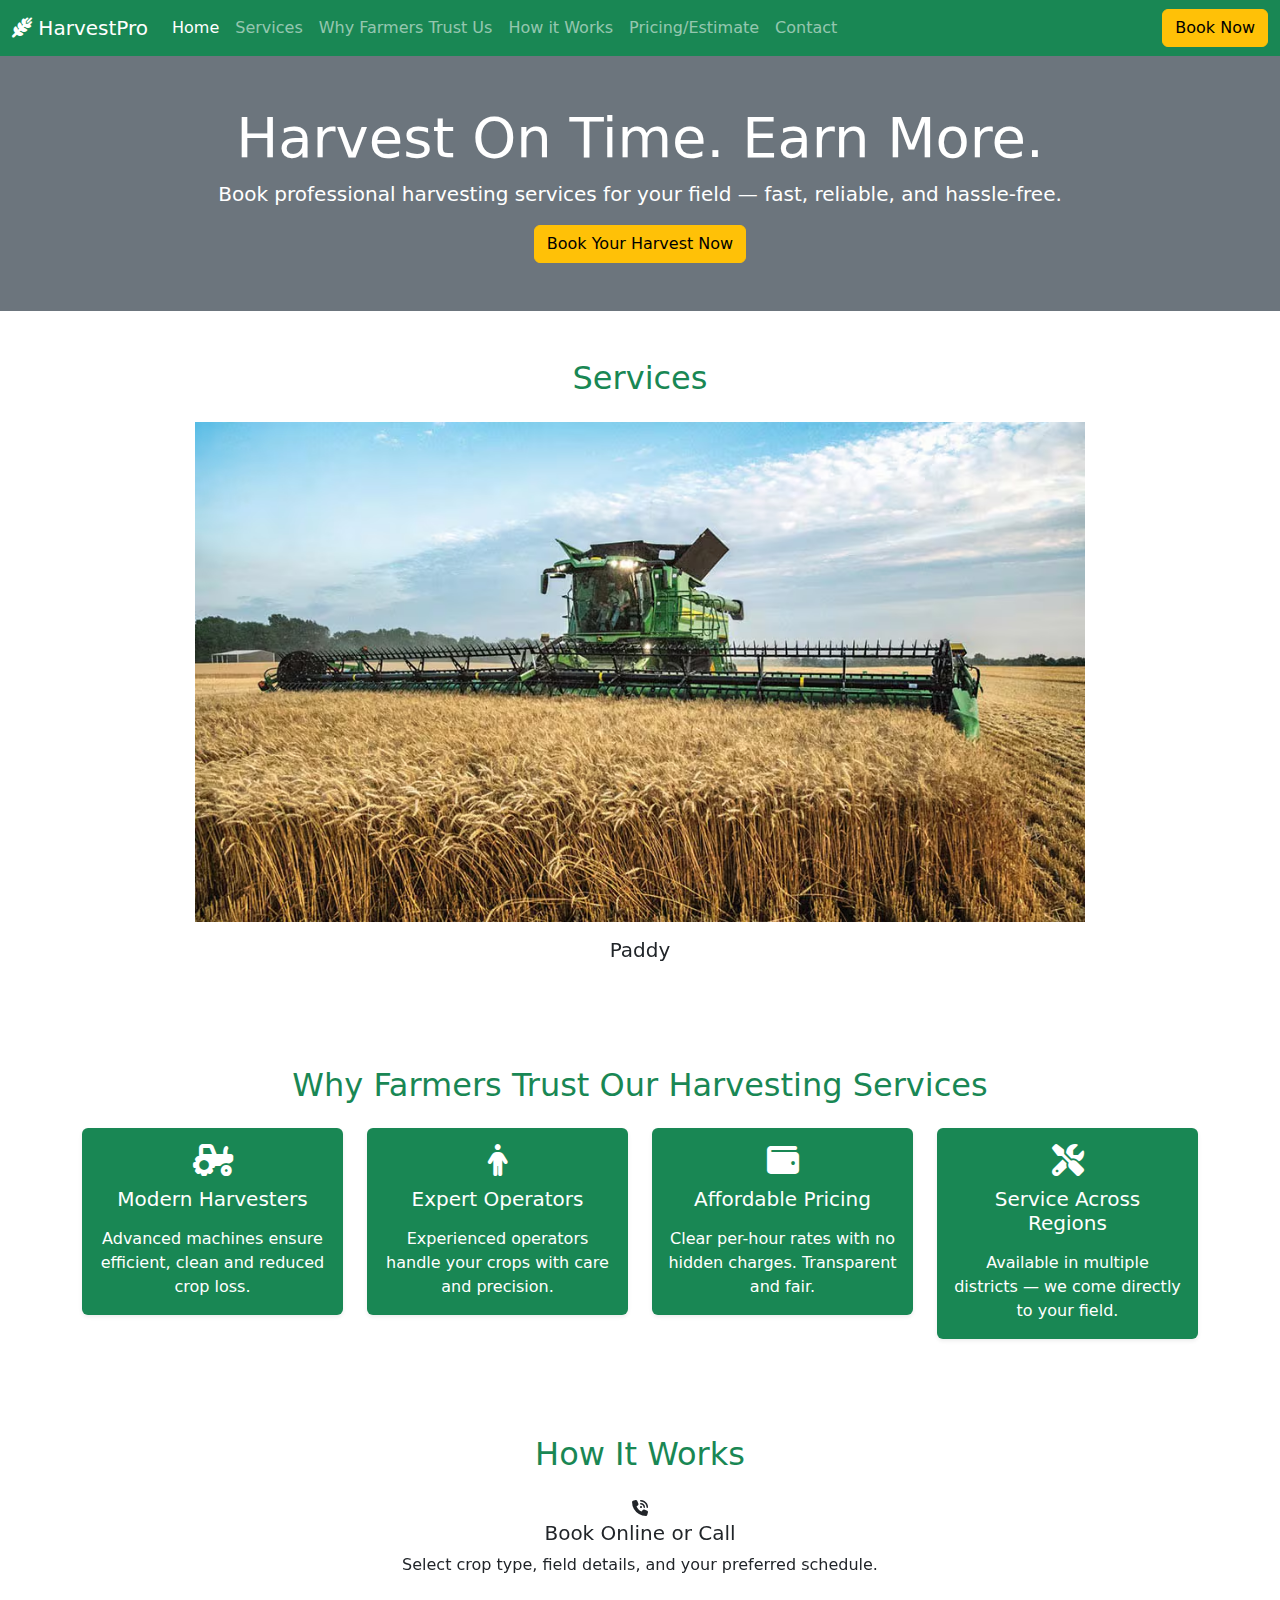
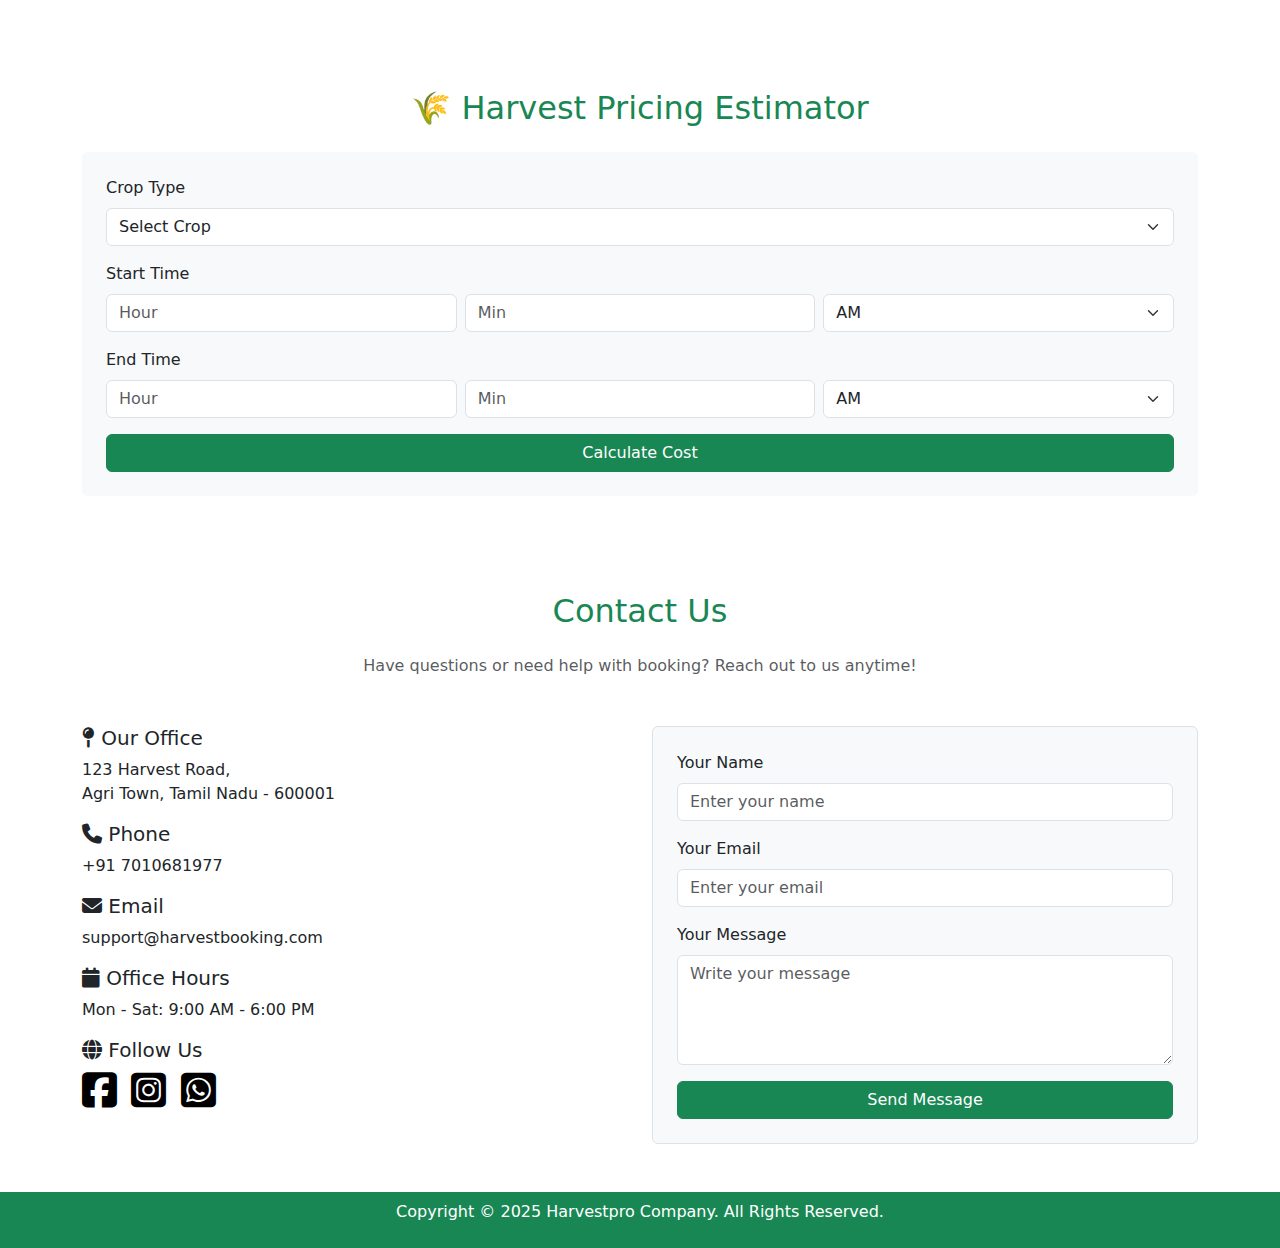
<file: index.html>
<!DOCTYPE html>
<html lang="en">
<head>
    <meta charset="UTF-8">
    <meta name="viewport" content="width=device-width, initial-scale=1.0">
    <title>Document</title>
</head>
<body>
   <!-- Link Bootstrap CSS & Font Awesome (for icons) -->
<link href="https://cdn.jsdelivr.net/npm/bootstrap@5.3.0/dist/css/bootstrap.min.css" rel="stylesheet">
<link rel="stylesheet" href="https://cdnjs.cloudflare.com/ajax/libs/font-awesome/6.5.0/css/all.min.css">

<nav class="navbar navbar-expand-lg navbar-dark bg-success">
  <div class="container-fluid">
    <!-- Logo or icon -->
    <a class="navbar-brand" href="#">
      <i class="fa-solid fa-wheat-awn"></i> HarvestPro
    </a>

    <!-- Toggler for mobile -->
    <button class="navbar-toggler" type="button" data-bs-toggle="collapse" data-bs-target="#navbarContent">
      <span class="navbar-toggler-icon"></span>
    </button>

    <!-- Navbar links -->
    <div class="collapse navbar-collapse" id="navbarContent">
      <ul class="navbar-nav me-auto mb-2 mb-lg-0">
        <li class="nav-item">
          <a class="nav-link active" aria-current="page" href="#home">Home</a>
        </li>
        <li class="nav-item">
          <a class="nav-link" href="#services">Services</a>
        </li>
         <li class="nav-item">
          <a class="nav-link" href="#trust">Why Farmers Trust Us</a>
        </li>
        <li class="nav-item">
          <a class="nav-link" href="#works">How it Works</a>
        </li>
        <li class="nav-item">
          <a class="nav-link" href="#pricing">Pricing/Estimate</a>
        </li>
        <li class="nav-item">
          <a class="nav-link" href="#contact">Contact</a>
        </li>
      </ul>

      <!-- Call-to-action button -->
    <button type="button" class="btn btn-warning" data-bs-toggle="modal" data-bs-target="#bookingModal">Book Now</button>
    </div>
  </div>
</nav>
<section class="bg-secondary text-white text-center py-5" id="home">
  <div class="container">
  
    <h1 class="display-4">Harvest On Time. Earn More.</h1>
    <p class="lead">Book professional harvesting services for your field — fast, reliable, and hassle-free.</p>
    <!-- BOOk YOUR HARVEST NOW -->
     <button type="button" class="btn btn-warning" data-bs-toggle="modal" data-bs-target="#bookingModal">Book Your Harvest Now</button>
  </div>
</section>
<!-- services -->
<section class=" py-5" id="services">
  <div class="container  text-center">
    <h2 class="mb-4 text-success">Services</h2>
    <div id="howItWorksCarousel" class="carousel slide " data-bs-ride="carousel" data-bs-interval="2500">
      <div class="carousel-inner">

        <div class="carousel-item active">
             <img src="images/grain.avif" class="d-block mx-auto mb-3" alt="paddy" style="height: 500px;">
          <h5>Paddy</h5>
        </div>

        <div class="carousel-item">
             <img src="images/corn.webp" class="d-block mx-auto mb-3" alt="maizze" style="height: 500px;">
          <h5>Maizze</h5>
        </div>
        <div class="carousel-item">
             <img src="images/grain.avif" class="d-block mx-auto mb-3" alt="corn" style="height: 500px;">
          <h5>corn</h5>
        </div>

           <!-- Controls -->
      <button class="carousel-control-prev" type="button" data-bs-target="#howItWorksCarousel" data-bs-slide="prev">
        <span class="carousel-control-prev-icon" aria-hidden="true"></span>
      </button>
      <button class="carousel-control-next" type="button" data-bs-target="#howItWorksCarousel" data-bs-slide="next">
        <span class="carousel-control-next-icon" aria-hidden="true"></span>
      </button>
    </div>
  </div>
</section>
<!-- Why Choose Us Section -->
<section class="py-5" id="trust">
  <div class="container text-center">
    <h2 class="mb-4 text-success" >Why Farmers Trust Our Harvesting Services</h2>
    <div class="row">
      <div class="col-md-3">
        <div class="card border-0 bg-success text-white shadow-sm">
          <div class="card-body">
            <i class="fa-solid fa-tractor fa-2x"></i>
            <h5 class="card-title py-2">Modern Harvesters</h5>
            <p class="card-text">Advanced machines ensure efficient, clean and reduced crop loss.</p>
          </div>
        </div>
      </div>
      <div class="col-md-3">
        <div class="card border-0 bg-success text-white  shadow-sm">
          <div class="card-body">
           <i class="fa-solid fa-person fa-2x"></i>
            <h5 class="card-title py-2">Expert Operators</h5>
            <p class="card-text">Experienced operators handle your crops with care and precision.</p>
          </div>
        </div>
      </div>
      <div class="col-md-3">
        <div class="card  bg-success border-0 text-white  shadow-sm">
          <div class="card-body">
            <i class="fa-solid fa-wallet fa-2x"></i>
            <h5 class="card-title py-2">Affordable Pricing</h5>
            <p class="card-text">Clear per-hour rates with no hidden charges. Transparent and fair.</p>
          </div>
        </div>
      </div>
      <div class="col-md-3">
        <div class="card border-0  bg-success text-white shadow-sm">
          <div class="card-body">
            <i class="fa-solid fa-screwdriver-wrench fa-2x"></i>
            <h5 class="card-title py-2">Service Across Regions</h5>
            <p class="card-text">Available in multiple districts — we come directly to your field.</p>
          </div>
        </div>
      </div>
    </div>
  </div>
</section>


<!-- How It Works Section -->
<section class=" py-5" id="works">
  <div class="container  text-center">
    <h2 class="mb-4 text-success">How It Works</h2>
    <div id="howItWorksCarousel" class="carousel slide " data-bs-ride="carousel" data-bs-interval="2500">
      <div class="carousel-inner">

        <div class="carousel-item active">
          <i class="fa-solid fa-phone-volume"></i>
          <h5>Book Online or Call</h5>
          <p>Select crop type, field details, and your preferred schedule.</p>
        </div>

        <div class="carousel-item">
          <p><i class="fa-solid fa-circle-check"></i></p>
          <h5>Confirm & Schedule</h5>
          <p>Our team verifies your booking and confirms the details with you.</p>
        </div>

        <div class="carousel-item">
          <i class="fa-solid fa-tractor"></i>
          <h5>We Harvest</h5>
          <p>Our machine and operator arrive on time and complete the work efficiently.</p>
        </div>

        <div class="carousel-item">
          <i class="fa-solid fa-thumbs-up"></i>
          <h5>Pay & Relax</h5>
          <p>Pay after service and enjoy a worry-free harvest season.</p>
        </div>

      </div>

      <!-- Optional controls -->
      <button class="carousel-control-prev" type="button" data-bs-target="#howItWorksCarousel" data-bs-slide="prev">
        <span class="carousel-control-prev-icon" aria-hidden="true"></span>
      </button>
      <button class="carousel-control-next" type="button" data-bs-target="#howItWorksCarousel" data-bs-slide="next">
        <span class="carousel-control-next-icon" aria-hidden="true"></span>
      </button>
    </div>
  </div>
</section>



<!-- Pricing/estimation -->
 <section id="pricing">
<div class="container py-5" id="Pricing">
  <h2 class="text-center mb-4 text-success">🌾 Harvest Pricing Estimator</h2>

  <form onsubmit="calculateCost(); return false;" class="bg-light p-4 rounded">
    <div class="mb-3">
      <label for="crop" class="form-label">Crop Type</label>
      <select id="crop" class="form-select" required>
        <option value="" disabled selected>Select Crop</option>
        <option value="paddy">Paddy (₹1500/hr)</option>
        <option value="maize">Maize (₹2500/hr)</option>
      </select>
    </div>

    <!-- Start Time -->
    <div class="mb-3">
      <label class="form-label">Start Time</label>
      <div class="row g-2">
        <div class="col-4">
          <input type="number" id="startHour" class="form-control" min="1" max="12" placeholder="Hour" required>
        </div>
        <div class="col-4">
          <input type="number" id="startMinute" class="form-control" min="0" max="59" placeholder="Min" required>
        </div>
        <div class="col-4">
          <select id="startAMPM" class="form-select" required>
            <option value="AM">AM</option>
            <option value="PM">PM</option>
          </select>
        </div>
      </div>
    </div>

    <!-- End Time -->
    <div class="mb-3">
      <label class="form-label">End Time</label>
      <div class="row g-2">
        <div class="col-4">
          <input type="number" id="endHour" class="form-control" min="1" max="12" placeholder="Hour" required>
        </div>
        <div class="col-4">
          <input type="number" id="endMinute" class="form-control" min="0" max="59" placeholder="Min" required>
        </div>
        <div class="col-4">
          <select id="endAMPM" class="form-select" required>
            <option value="AM">AM</option>
            <option value="PM">PM</option>
          </select>
        </div>
      </div>
    </div>

    <div class="d-grid">
      <button type="submit" class="btn btn-success">Calculate Cost</button>
    </div>

    <div id="result" class="mt-4 alert alert-info d-none"></div>
  </form>
</div>

</section>

 <!-- book now -->

  <!-- Modal -->
<div class="modal fade" id="bookingModal" tabindex="-1" aria-labelledby="bookingModalLabel" aria-hidden="true">
  <div class="modal-dialog modal-lg modal-dialog-centered">
    <div class="modal-content">
      <div class="modal-header">
        <h5 class="modal-title" id="bookingModalLabel">📅 Book Your Harvest</h5>
        <button type="button" class="btn-close" data-bs-dismiss="modal" aria-label="Close"></button>
      </div>
      <div class="modal-body">
        <!-- Booking Form -->
        <form enctype="multipart/form-data">
          <div class="mb-3">
            <label for="farmerName" class="form-label">Farmer Name</label>
            <input type="text" class="form-control" id="farmerName" placeholder="Enter your name" required>
          </div>

          <div class="mb-3">
            <label for="phone" class="form-label">Phone Number</label>
            <input type="tel" class="form-control" id="phone" placeholder="Enter your mobile number" required>
          </div>

          <div class="mb-3">
            <label for="cropType" class="form-label">Crop Type</label>
            <select class="form-select" id="cropType" required>
              <option selected disabled>-- Select Crop --</option>
              <option value="paddy">Paddy</option>
              <option value="maize">Maize</option>
              <option value="wheat">Wheat</option>
              <option value="sugarcane">Sugarcane</option>
            </select>
          </div>

          <div class="mb-3">
            <label for="fieldSize" class="form-label">Field Size (acres or hectares)</label>
            <input type="text" class="form-control" id="fieldSize" placeholder="e.g., 5 acres or 2 hectares" required>
          </div>

          <div class="mb-3">
            <label for="location" class="form-label">Location (village, district, pin code)</label>
            <input type="text" class="form-control" id="location" placeholder="e.g., Thanjavur, TN, 613001" required>
          </div>

          <div class="mb-3">
            <label for="preferredDate" class="form-label">Preferred Harvest Date</label>
            <input type="date" class="form-control" id="preferredDate" required>
          </div>

          <div class="mb-3">
            <label for="instructions" class="form-label">Special Instructions (Optional)</label>
            <textarea class="form-control" id="instructions" rows="3"></textarea>
          </div>

          <div class="mb-3">
            <label for="fieldPhoto" class="form-label">Upload Field Photos (Optional)</label>
            <input class="form-control" type="file" id="fieldPhoto" accept="image/*" multiple>
          </div>

          <button type="submit" class="btn btn-success w-100">Submit Booking Request</button>
        </form>
      </div>
    </div>
  </div>
</div>
<!-- Contact Section -->
<section class="py-5" id="contact">
  <div class="container">
    <h2 class="text-center mb-4 text-success">Contact Us</h2>
    <p class="text-center text-muted mb-5">Have questions or need help with booking? Reach out to us anytime!</p>

    <div class="row">
      <!-- Contact Info -->
      <div class="col-md-6 mb-4">
        <h5><i class="fa-solid fa-map-pin"></i> Our Office</h5>
        <p>123 Harvest Road,<br>Agri Town, Tamil Nadu - 600001</p>

        <h5><i class="fa-solid fa-phone"></i> Phone</h5>
        <p>+91 7010681977</p>

        <h5><i class="fa-solid fa-envelope"></i> Email</h5>
        <p>support@harvestbooking.com</p>

        <h5><i class="fa-solid fa-calendar"></i> Office Hours</h5>
        <p>Mon - Sat: 9:00 AM - 6:00 PM</p>

        <h5><i class="fa-solid fa-globe"></i> Follow Us</h5>
        <h5>
          <a href="#" class="me-2 text-black"><i class="fa-brands fa-square-facebook fa-2x"></i></a>
          <a href="#" class="me-2 text-black"><i class="fa-brands fa-square-instagram fa-2x"></i></a>
          <a href="#" class="me-2 text-black"><i class="fa-brands fa-square-whatsapp fa-2x"></i></a>
        </h5>
      </div>

      <!-- Contact Form -->
      <div class="col-md-6">
        <form class="border p-4 rounded bg-light">
          <div class="mb-3">
            <label for="name" class="form-label">Your Name</label>
            <input type="text" class="form-control" id="name" placeholder="Enter your name">
          </div>

          <div class="mb-3">
            <label for="email" class="form-label">Your Email</label>
            <input type="email" class="form-control" id="email" placeholder="Enter your email">
          </div>

          <div class="mb-3">
            <label for="message" class="form-label">Your Message</label>
            <textarea class="form-control" id="message" rows="4" placeholder="Write your message"></textarea>
          </div>

          <button type="submit" class="btn btn-success w-100">Send Message</button>
        </form>
      </div>
    </div>
  </div>
</section>

<!-- Call to Action Section -->
<footer class="bg-success text-white text-center py-2 ">
  <div class="container">
    <p>Copyright © 2025 Harvestpro Company. All Rights Reserved.</p>
  </div>
</footer>


<!-- Link Bootstrap JS Bundle -->
<script src="https://cdn.jsdelivr.net/npm/bootstrap@5.3.0/dist/js/bootstrap.bundle.min.js"></script>
<script src="main.js"></script>
</body>
</html>
</file>
